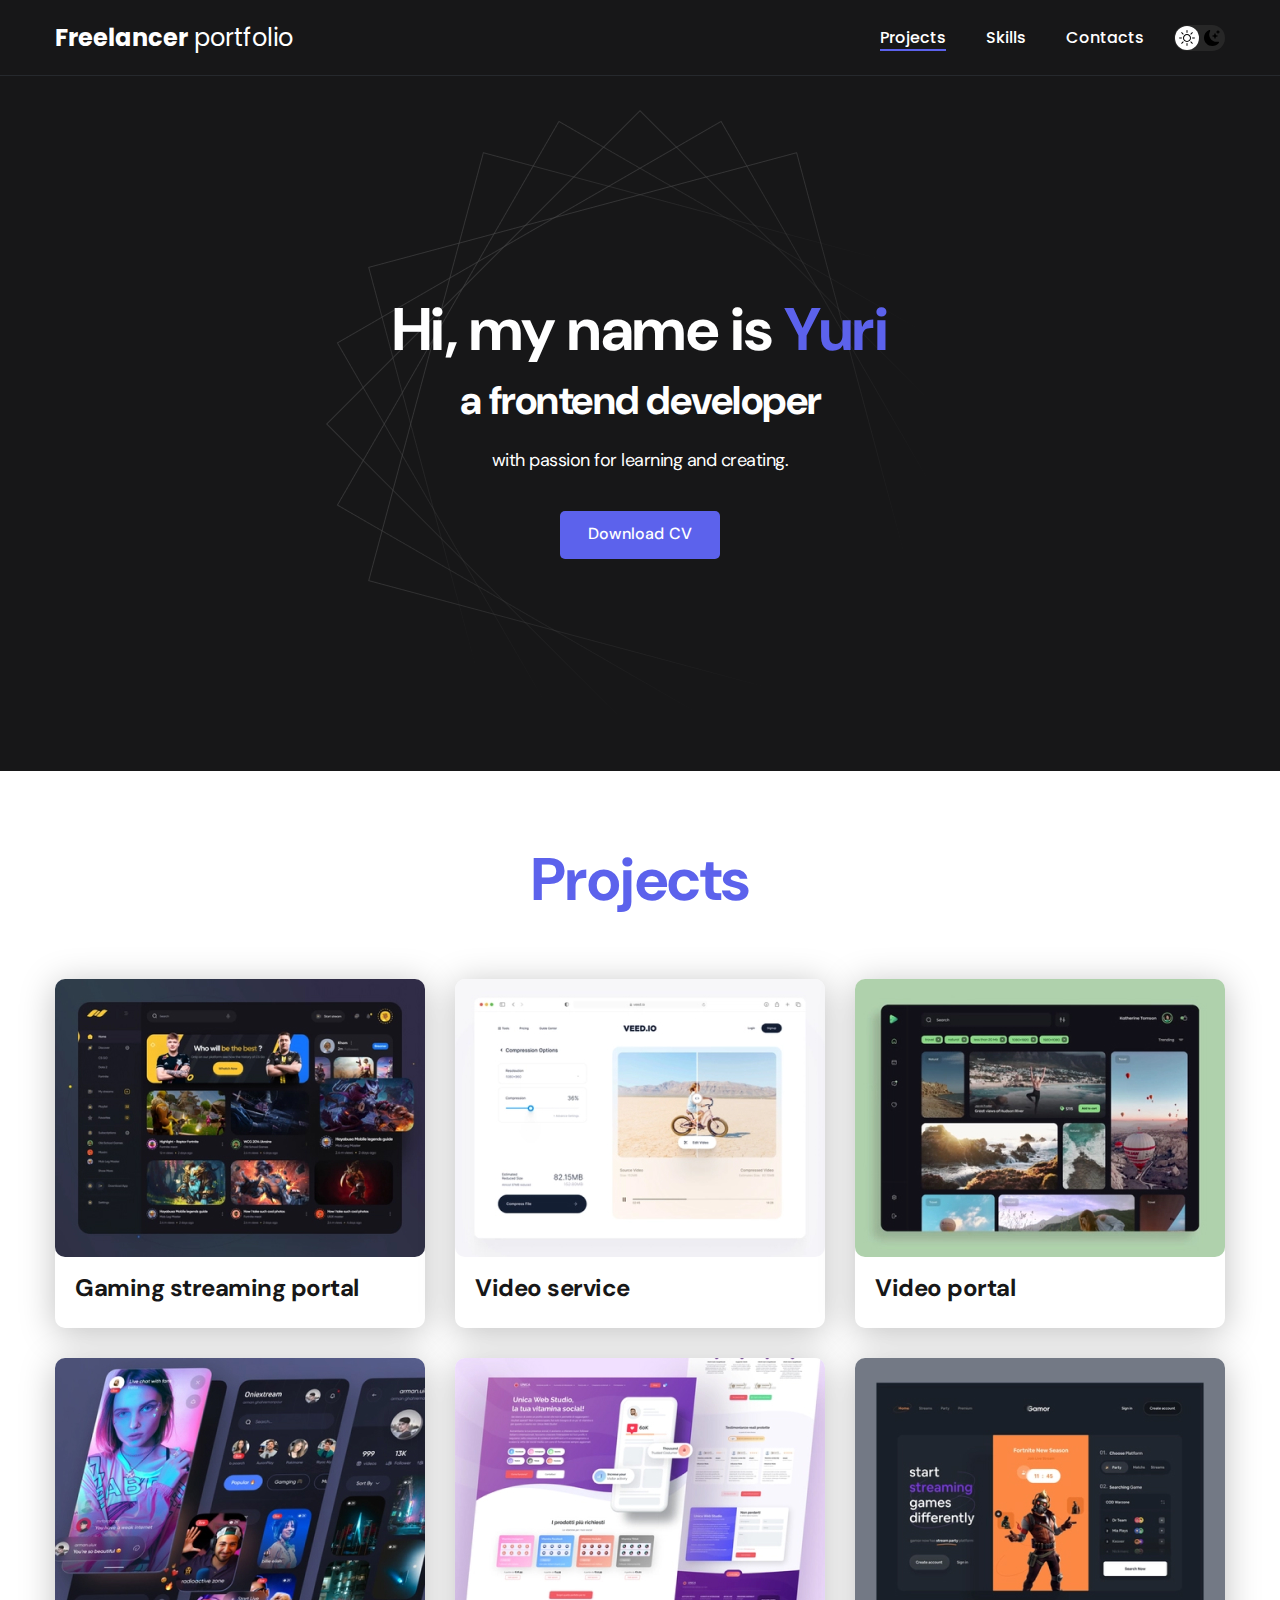
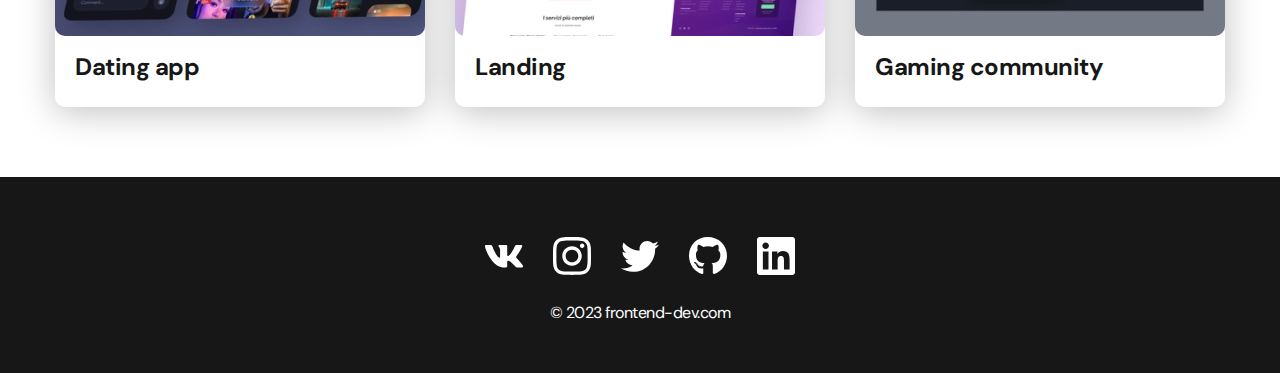
<file: index.html>
<!DOCTYPE html>
<html lang="en">
<head>
    <meta charset="UTF-8">
    <meta http-equiv="X-UA-Compatible" content="IE=edge">
    <meta name="viewport" content="width=device-width, initial-scale=1.0">
    <link rel="stylesheet" href="./css/main.css">
    <title>Freelancer portfolio</title>
</head>
<body>
    <nav class="nav">
        <div class="container">
            <div class="nav-row">
                <a href="./index.html" class="logo"><strong>Freelancer</strong> portfolio</a>
                <button class="dark-mode-btn">
                    <img class="dark-mode-btn_icon" src="./img/icons/sun.svg" alt="">
                    <img class="dark-mode-btn_icon" src="./img/icons/moon.svg" alt="">
                </button>
                <ul class="nav-list">
                    <li class="nav-list__item"><a href="./index.html" class="nav-list__link nav-list__link--active">Projects</a></li>
                    <li class="nav-list__item"><a href="./skills.html" class="nav-list__link">Skills</a></li>
                    <li class="nav-list__item"><a href="./contacts.html" class="nav-list__link">Contacts</a></li>
                </ul>
            </div>
        </div>
    </nav>
    <header class="header">
        <div class="header_wrapper">
            <h1 class="header_title">
                <strong>Hi, my name is <em>Yuri</em></strong><br>
                    a frontend developer
            </h1>
            <div class="header_text">
                <p>with passion for learning and creating.</p>
            </div>
            <a href="#" class="btn">Download CV</a>
        </div>
    </header>
    <main class="section">
        <div class="container">
            <h2 class="title1">Projects</h2>
            <ul class="projects">
                <li class="project">
                    <a href="./project-page.html">
                        <img src="./img/projects/01.jpg" alt="" class="project_img">
                        <h3 class="project_title">Gaming streaming portal</h3>
                    </a>
                </li>
                <li class="project">
                    <a href="./project-page.html">
                        <img src="./img/projects/02.jpg" alt="" class="project_img">
                        <h3 class="project_title">Video service</h3>
                    </a>                    
                </li>
                <li class="project">
                    <a href="./project-page.html">
                        <img src="./img/projects/03.jpg" alt="" class="project_img">
                        <h3 class="project_title">Video portal</h3>
                    </a>
                </li>
                <li class="project">
                    <img src="./img/projects/04.jpg" alt="" class="project_img">
                    <h3 class="project_title">Dating app</h3>
                </li>
                <li class="project">
                    <img src="./img/projects/05.jpg" alt="" class="project_img">
                    <h3 class="project_title">Landing</h3>
                </li>
                <li class="project">
                    <img src="./img/projects/06.jpg" alt="" class="project_img">
                    <h3 class="project_title">Gaming community</h3>
                </li>
            </ul>
        </div>
    </main>
    <footer class="footer">
        <div class="container">
            <div class="footer_wrapper">
                <ul class="social">
                    <li class="social_item">
                        <a href="#"><img src="./img/icons/vk.svg" alt=""></a>
                    </li>
                    <li class="social_item">
                        <a href="#"><img src="./img/icons/instagram.svg" alt=""></a>
                    </li>
                    <li class="social_item">
                        <a href="#"><img src="./img/icons/twitter.svg" alt=""></a>
                    </li>
                    <li class="social_item">
                        <a href="#"><img src="./img/icons/gitHub.svg" alt=""></a>
                    </li>
                    <li class="social_item">
                        <a href="#"><img src="./img/icons/linkedIn.svg" alt=""></a>
                    </li>
                </ul>
                <div class="copyrigh">
                    <p>© 2023 frontend-dev.com</p>
                </div>
            </div>
        </div>
    </footer>
    <script src="./js/main.js"></script>
</body>
</html>
</file>
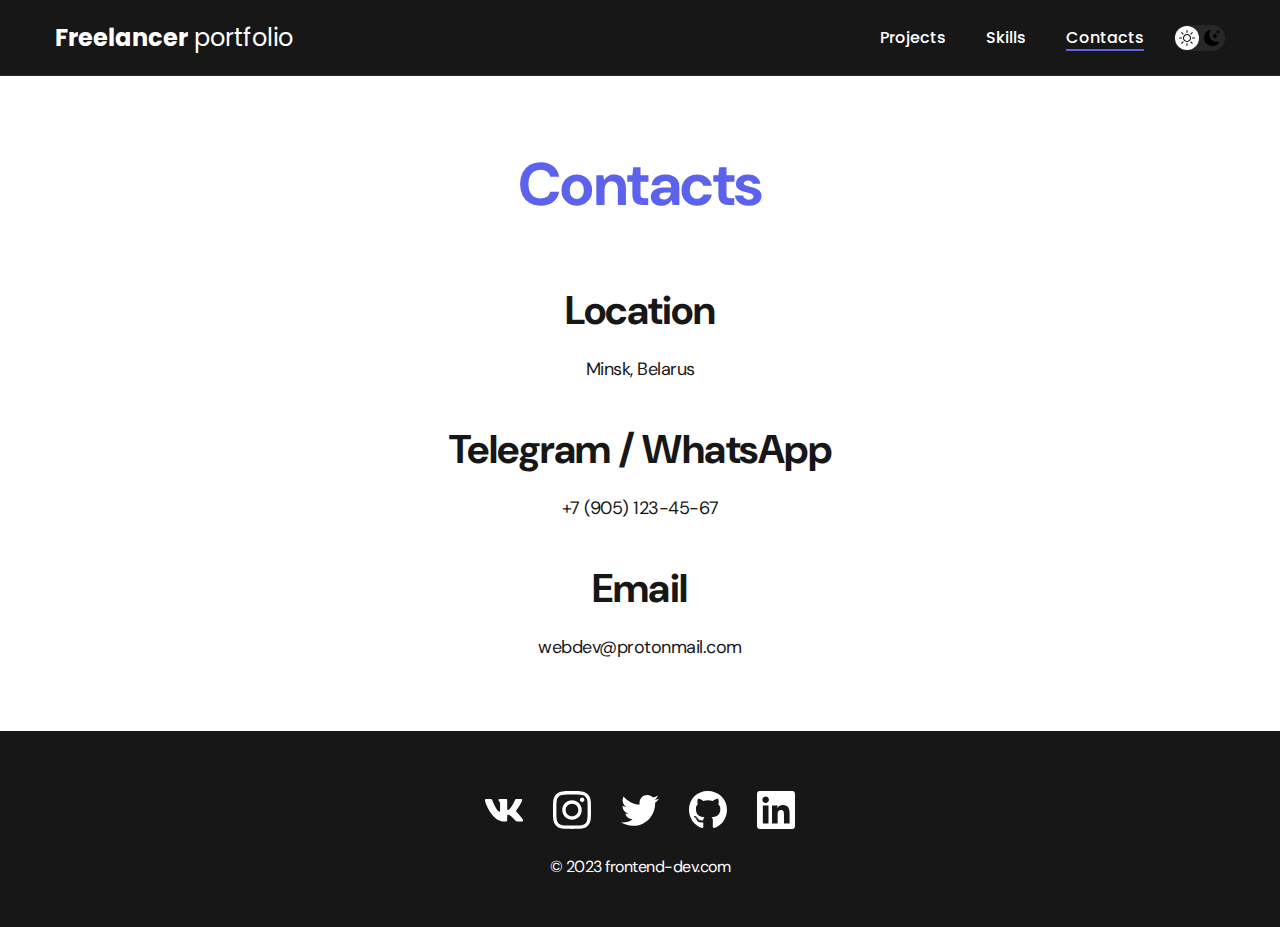
<file: contacts.html>
<!DOCTYPE html>
<html lang="en">

<head>
    <meta charset="UTF-8">
    <meta http-equiv="X-UA-Compatible" content="IE=edge">
    <meta name="viewport" content="width=device-width, initial-scale=1.0">
    <link rel="stylesheet" href="./css/main.css">
    <title>Freelancer portfolio</title>
</head>

<body>
    <nav class="nav">
        <div class="container">
            <div class="nav-row">
                <a href="./index.html" class="logo"><strong>Freelancer</strong> portfolio</a>
                <button class="dark-mode-btn">
                    <img class="dark-mode-btn_icon" src="./img/icons/sun.svg" alt="">
                    <img class="dark-mode-btn_icon" src="./img/icons/moon.svg" alt="">
                </button>
                <ul class="nav-list">
                    <li class="nav-list__item"><a href="./index.html" class="nav-list__link">Projects</a></li>
                    <li class="nav-list__item"><a href="./skills.html" class="nav-list__link">Skills</a></li>
                    <li class="nav-list__item"><a href="./contacts.html" class="nav-list__link nav-list__link--active">Contacts</a></li>
                </ul>
            </div>
        </div>
    </nav>
    <main class="section">
        <div class="container">
            <h1 class="title1">Contacts</h1>
            <ul class="content-list">
                <li class="content-list_item">
                    <h2 class="title2">Location</h2>
                    <p>Minsk, Belarus</p>
                </li>
                <li class="content-list_item">
                    <h2 class="title2">Telegram / WhatsApp</h2>
                    <p>+7 (905) 123-45-67</p>
                </li>
                <li class="content-list_item">
                    <h2 class="title2">Email</h2>
                    <p>webdev@protonmail.com</p>
                </li>
            </ul>
        </div>
    </main>
    <footer class="footer">
        <div class="container">
            <div class="footer_wrapper">
                <ul class="social">
                    <li class="social_item">
                        <a href="#"><img src="./img/icons/vk.svg" alt=""></a>
                    </li>
                    <li class="social_item">
                        <a href="#"><img src="./img/icons/instagram.svg" alt=""></a>
                    </li>
                    <li class="social_item">
                        <a href="#"><img src="./img/icons/twitter.svg" alt=""></a>
                    </li>
                    <li class="social_item">
                        <a href="#"><img src="./img/icons/gitHub.svg" alt=""></a>
                    </li>
                    <li class="social_item">
                        <a href="#"><img src="./img/icons/linkedIn.svg" alt=""></a>
                    </li>
                </ul>
                <div class="copyrigh">
                    <p>© 2023 frontend-dev.com</p>
                </div>
            </div>
        </div>
    </footer>
    <script src="./js/main.js"></script>
</body>
</html>
</file>
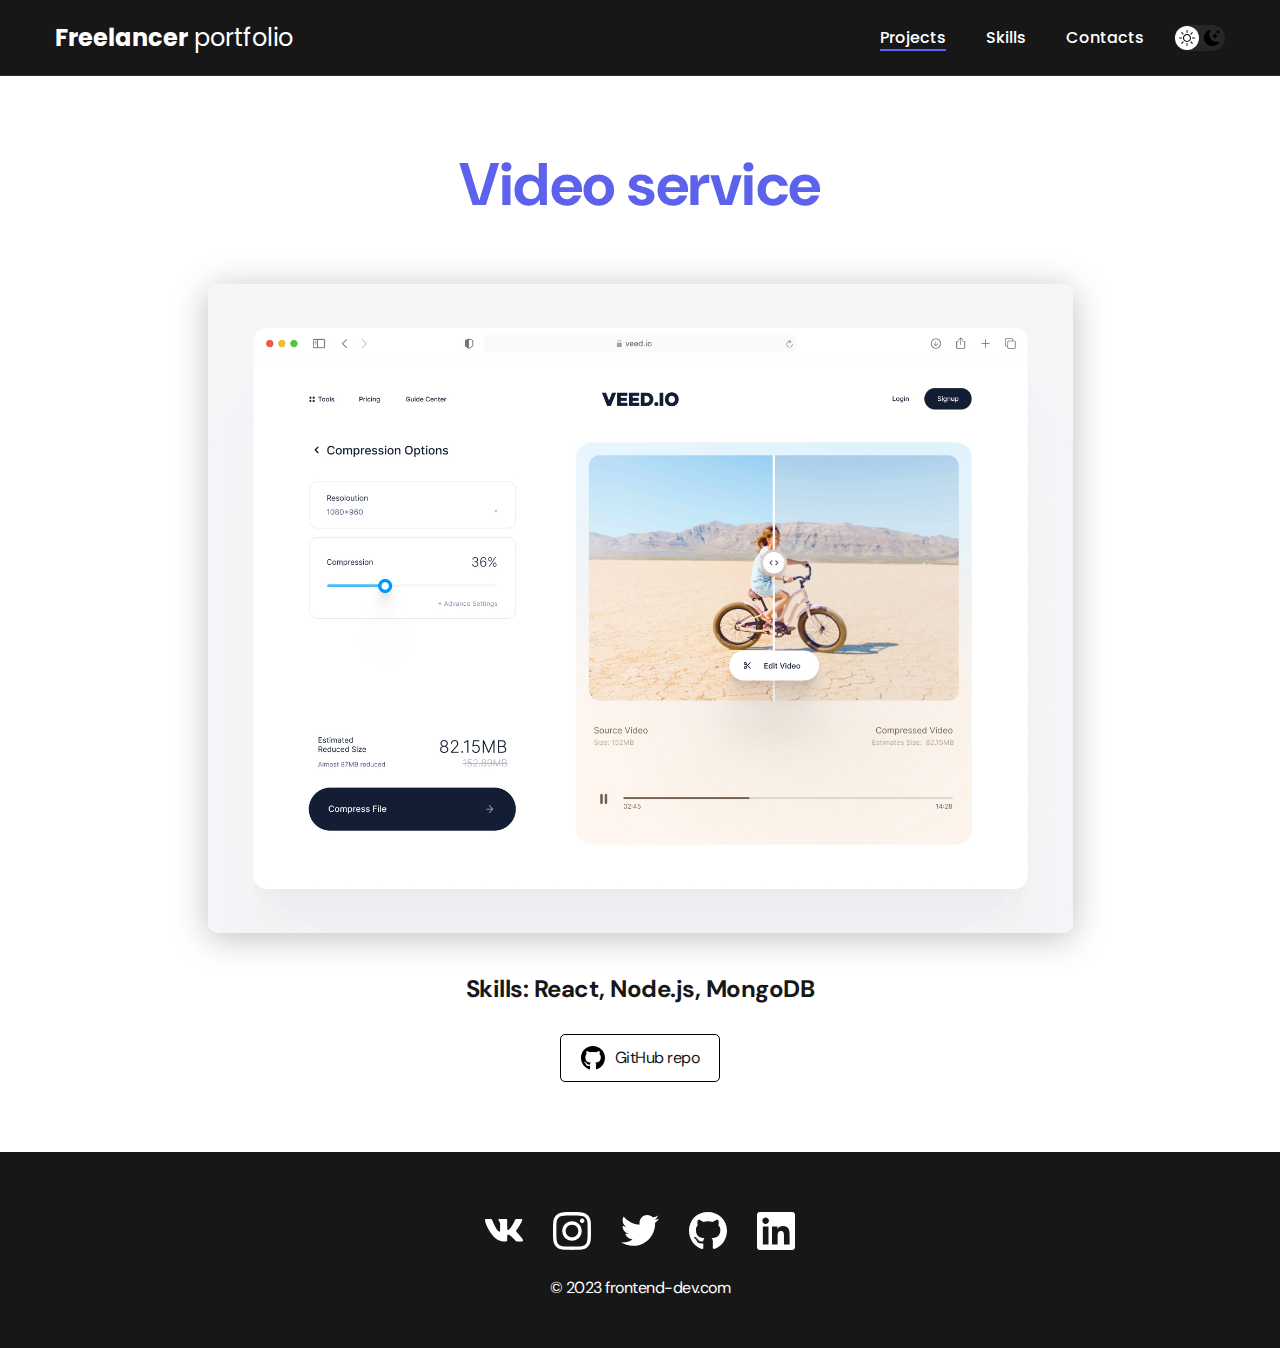
<file: project-page.html>
<!DOCTYPE html>
<html lang="en">
<head>
    <meta charset="UTF-8">
    <meta http-equiv="X-UA-Compatible" content="IE=edge">
    <meta name="viewport" content="width=device-width, initial-scale=1.0">
    <link rel="stylesheet" href="./css/main.css">
    <title>Freelancer portfolio</title>
</head>
<body>
    <nav class="nav">
        <div class="container">
            <div class="nav-row">
                <a href="./index.html" class="logo"><strong>Freelancer</strong> portfolio</a>
                <button class="dark-mode-btn">
                    <img class="dark-mode-btn_icon" src="./img/icons/sun.svg" alt="">
                    <img class="dark-mode-btn_icon" src="./img/icons/moon.svg" alt="">
                </button>
                <ul class="nav-list">
                    <li class="nav-list__item"><a href="./index.html" class="nav-list__link nav-list__link--active">Projects</a></li>
                    <li class="nav-list__item"><a href="./skills.html" class="nav-list__link">Skills</a></li>
                    <li class="nav-list__item"><a href="./contacts.html" class="nav-list__link">Contacts</a></li>
                </ul>
            </div>
        </div>
    </nav>
    <main class="section">
        <div class="container">
            <div class="project-details">
                <h1 class="title1">Video service</h1>
                <img src="./img/projects/02-big.jpg" alt="" class="project-details_img">
                <div class="projects-detail_desc">
                    <p>Skills: React, Node.js, MongoDB</p>
                </div>
                <a href="#!" class="btn-outline">
                    <img src="./img/icons/gitHub-black.svg" alt="">
                    GitHub repo
                </a>
            </div>            
        </div>
    </main>
    <footer class="footer">
        <div class="container">
            <div class="footer_wrapper">
                <ul class="social">
                    <li class="social_item">
                        <a href="#"><img src="./img/icons/vk.svg" alt=""></a>
                    </li>
                    <li class="social_item">
                        <a href="#"><img src="./img/icons/instagram.svg" alt=""></a>
                    </li>
                    <li class="social_item">
                        <a href="#"><img src="./img/icons/twitter.svg" alt=""></a>
                    </li>
                    <li class="social_item">
                        <a href="#"><img src="./img/icons/gitHub.svg" alt=""></a>
                    </li>
                    <li class="social_item">
                        <a href="#"><img src="./img/icons/linkedIn.svg" alt=""></a>
                    </li>
                </ul>
                <div class="copyrigh">
                    <p>© 2023 frontend-dev.com</p>
                </div>
            </div>
        </div>
    </footer>
    <script src="./js/main.js"></script>
</body>
</html>
</file>
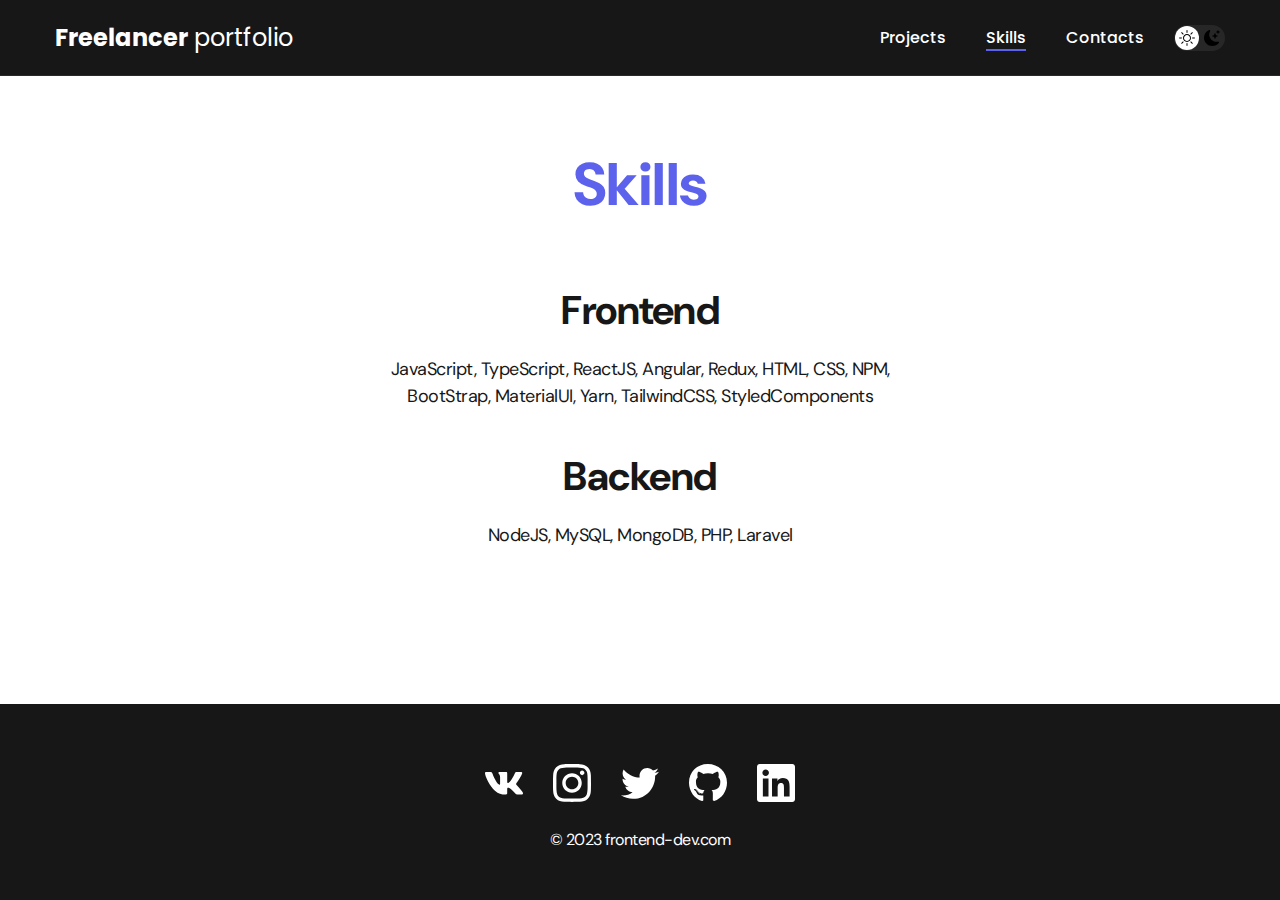
<file: skills.html>
<!DOCTYPE html>
<html lang="en">

<head>
    <meta charset="UTF-8">
    <meta http-equiv="X-UA-Compatible" content="IE=edge">
    <meta name="viewport" content="width=device-width, initial-scale=1.0">
    <link rel="stylesheet" href="./css/main.css">
    <title>Freelancer portfolio</title>
</head>

<body>
    <nav class="nav">
        <div class="container">
            <div class="nav-row">
                <a href="./index.html" class="logo"><strong>Freelancer</strong> portfolio</a>
                <button class="dark-mode-btn">
                    <img class="dark-mode-btn_icon" src="./img/icons/sun.svg" alt="">
                    <img class="dark-mode-btn_icon" src="./img/icons/moon.svg" alt="">
                </button>
                <ul class="nav-list">
                    <li class="nav-list__item"><a href="./index.html" class="nav-list__link">Projects</a></li>
                    <li class="nav-list__item"><a href="./skills.html" class="nav-list__link nav-list__link--active">Skills</a></li>
                    <li class="nav-list__item"><a href="./contacts.html" class="nav-list__link">Contacts</a></li>
                </ul>
            </div>
        </div>
    </nav>
    <main class="section">
        <div class="container">
            <h1 class="title1">Skills</h1>
            <ul class="content-list">
                <li class="content-list_item">
                    <h2 class="title2">Frontend</h2>
                    <p>JavaScript, TypeScript, ReactJS, Angular, Redux, HTML, CSS, NPM, BootStrap, MaterialUI, Yarn, TailwindCSS,
                        StyledComponents</p>
                </li>
                <li class="content-list_item">
                    <h2 class="title2">Backend</h2>
                    <p>NodeJS, MySQL, MongoDB, PHP, Laravel</p>
                </li>
            </ul>
        </div>
    </main>
    <footer class="footer">
        <div class="container">
            <div class="footer_wrapper">
                <ul class="social">
                    <li class="social_item">
                        <a href="#"><img src="./img/icons/vk.svg" alt=""></a>
                    </li>
                    <li class="social_item">
                        <a href="#"><img src="./img/icons/instagram.svg" alt=""></a>
                    </li>
                    <li class="social_item">
                        <a href="#"><img src="./img/icons/twitter.svg" alt=""></a>
                    </li>
                    <li class="social_item">
                        <a href="#"><img src="./img/icons/gitHub.svg" alt=""></a>
                    </li>
                    <li class="social_item">
                        <a href="#"><img src="./img/icons/linkedIn.svg" alt=""></a>
                    </li>
                </ul>
                <div class="copyrigh">
                    <p>© 2023 frontend-dev.com</p>
                </div>
            </div>
        </div>
    </footer>
    <script src="./js/main.js"></script>
</body>
</html>
</file>
<file: css/main.css>
@import "./reset.css";
@import url('https://fonts.googleapis.com/css2?family=DM+Sans:wght@400;500;700&family=Poppins:wght@400;500;700&display=swap');

:root{
    --black: #171718;
    --black-border: #26292D;
    --white: #fff;
    --purple: #5C62EC;
    
    --text-color: var(--black);
    --dark-bg: var(--black);
    --dark-border: var(--black-border);
    --header-text: var(--white);
    --accent: var(--purple);
    --page-bg: var(--white);
    --text-color: var(--black);
    --title1: var(--accent);
    --project-card-bg: var(--white);
    --project-card-text: var(--black);
    --box-shadow: 0px 5px 35px rgba(0, 0, 0, 0.25);
}

.dark{
    --page-bg: #252526;
    --text-color: var(--white);
    --title1: var(--white);
    --project-card-bg: var(--black);
    --project-card-text: var(--white);
    --box-shadow: 0px 5px 35px rgba(0, 0, 0, 0.8);
}

html, body{
    font-family: 'DM Sans', sans-serif;
    letter-spacing: -0.5px;
    min-height: 100vh;
    display: flex;
    flex-direction: column;
    background-color:var(--page-bg);
    color:var(--text-color);
}

.container{
    max-width: 1200px;
    padding: 0 15px;
    margin: 0 auto;
}

.nav{
    background-color: var(--dark-bg);
    color: var(--header-text);
    padding: 20px 0;
    border-bottom: 1px solid var(--dark-border);
    letter-spacing: normal;
}

.nav-row{
    display: flex;
    justify-content: flex-end;
    align-items: center;
    column-gap: 30px;
    row-gap: 20px;
    flex-wrap: wrap;
}

.logo{
    margin-right: auto;
    color: var(--header-text);
    font-size: 24px;
    font-family: 'Poppins', sans-serif;
}

.logo strong{
    font-weight: 700;
}

.nav-list {
    display: flex;
    column-gap: 40px;
    align-items: center;
    font-size: 16px;
    font-weight: 500;
    font-family: 'Poppins', sans-serif;
}

.nav-list__link {
    color: var(--header-text);
    transition: all 0.2s ease-in;
}

.nav-list__link:hover{
    opacity: 0.8;
}

.nav-list__link--active{
    position: relative;
}

.nav-list__link--active::before{
    content: "";
    position: absolute;
    left: 0;
    top: 100%;
    display: block;
    height: 2px;
    width: 100%;
    background-color: var(--accent);
}

.header {
    background-color: var(--dark-bg);
    color: var(--header-text);
    min-height: 695px;
    padding: 40px 0;
    display: flex;
    justify-content: center;
    align-items: center;
    text-align: center;
    background-image: url("./../img/Abstract.png");
    background-repeat: no-repeat;
    background-size: auto;
    background-position: center center;
}

.header_wrapper {
    max-width: 660px;
    padding: 0 15px;
}

.header_title {
    font-size: 40px;
    font-weight: 700;
    line-height: 1.4;
    margin-bottom: 20px;
}

.header_title strong{
    font-weight: 700;
    font-size: 60px;
}

.header_title em{
    font-style: normal;
    color: var(--accent);
}

.header_text {
    font-size: 18px;
    line-height: 1.333;
    margin-bottom: 40px;
}

.header_text p+p{
    margin-top: 1em;
}

.btn {
    background-color:var(--accent);
    display: inline-block;
    color:var(--white);
    padding: 12px 28px;
    height: 48px;
    border-radius: 5px;
    letter-spacing: 0.15px;
    font-weight: 500;
    font-size: 16px;
    transition: all 0.2s ease-in;
}

.btn:hover{
    opacity:0.8;
}

.btn:active{
    position: relative;
    top: 1px;
}

.section {
    padding: 70px 0;
}

.title1 {
    margin-bottom: 60px;
    font-size: 60px;
    font-weight: 700;
    line-height: 1.3;
    color: var(--title1);
    text-align: center;
}

.projects {
    display: flex;
    flex-wrap: wrap;
    column-gap: 30px;
    row-gap: 30px;
    justify-content: center;
}

.project {
    max-width: 370px;
    background-color:var(--project-card-bg);
    box-shadow:var(--box-shadow);
    border-radius: 10px;
}

.project_img {
    border-radius: 10px;
}

.project_title {
    padding: 15px 20px 25px;
    font-size: 24px;
    font-weight: 700;
    line-height: 1.3;
    color: var(--project-card-text);
}

.footer {
    background-color:var(--dark-bg);
    padding: 60px 0 50px;
    color:var(--header-text);
    margin-top: auto;
}

.footer_wrapper{
    display: flex;
    flex-direction: column;
    align-items: center;
    row-gap: 27px;
}

.social {
    display: flex;
    column-gap: 30px;
    align-items: center;
}

.copyrigh {
    font-size: 16px;
}

.copyrigh p+p{
    margin-top: 0.5em;
}

.project-details {
    max-width: 865px;
    margin: 0 auto;
    display: flex;
    flex-direction: column;
    align-items: center;
    text-align: center;
}

.project-details_img {
    min-width: 100%;
    margin-bottom: 40px;
    box-shadow: 0px 5px 35px rgba(0, 0, 0, 0.25);
    border-radius: 10px;
}

.projects-detail_desc {
    font-size: 24px;
    line-height: 130%;
    font-weight: 700;
    margin-bottom: 30px;
}

.btn-outline {
    height: 48px;
    border-radius: 5px;
    padding: 12px 20px;
    border: 1px solid #000;
    color:var(--black);
    display: flex;
    column-gap: 10px;
    align-items: center;
    transition: all 0.2s ease-in;
    background-color:var(--white);
}

.btn-outline:hover {
    opacity: 0.8;
}

.btn-outline:active {
    position: relative;
    top: 1px;
}

.content-list {
    max-width: 570px;
    display: flex;
    flex-direction: column;
    align-items: center;
    text-align: center;
    row-gap: 40px;
    margin: 0 auto;
}

.content-list_item {
    font-size: 18px;
    line-height: 1.5;
}

.content-list_item p+p{
    margin-top: 0.5em;
}

.title2 {
    font-size: 40px;
    line-height: 1.3;
    margin-bottom: 20px;
    font-weight: 700;
}

.dark-mode-btn {
    width: 51px;
    height: 26px;
    background-color: #272727;
    border-radius: 50px;
    padding: 5px;
    display: flex;
    justify-content: space-between;
    position: relative;
    order: 1;
}

.dark-mode-btn::before{
    content: "";
    display: block;
    width: 24px;
    height: 24px;
    border-radius: 50%;
    background-color:var(--white);
    position: absolute;
    top: 1px;
    left: 1px;
    transition: all 0.2s ease-in;
}

.dark-mode-btn-active::before{
    left: 26px;
}

.dark-mode-btn_icon {
    position: relative;
    z-index: 9;
}

@media (max-width: 620px) {
    .header_title{
        font-size: 30px;
    }
    
    .header_title strong{
        font-size: 40px;
    }

    .header{
        min-height: unset;
    }

    .section{
        padding: 40px 0;
    }

    .title1{
        font-size: 40px;
        margin-bottom: 30px;
    }
    
    .project_title{
        font-size: 22px;
    }

    .footer{
        padding: 40px 0 30px;
    }

    .social_item{
        width: 28px;
    }

    .footer_wrapper{
        row-gap: 20px;
    }

    .social{
        column-gap: 20px;
    }

    .title2{
        margin-bottom: 10px;
        font-size: 30px;
    }
    
    .content-list{
        row-gap: 20px;
    }

    .content-list_item{
        font-size: 16px;
    }

    .projects-detail_desc{
        font-size: 22px;
        margin-bottom: 20px;
    }

    .nav-row{
        justify-content: space-between;
    }

    .dark-mode-btn{
        order: 0;
    }
}
</file>
